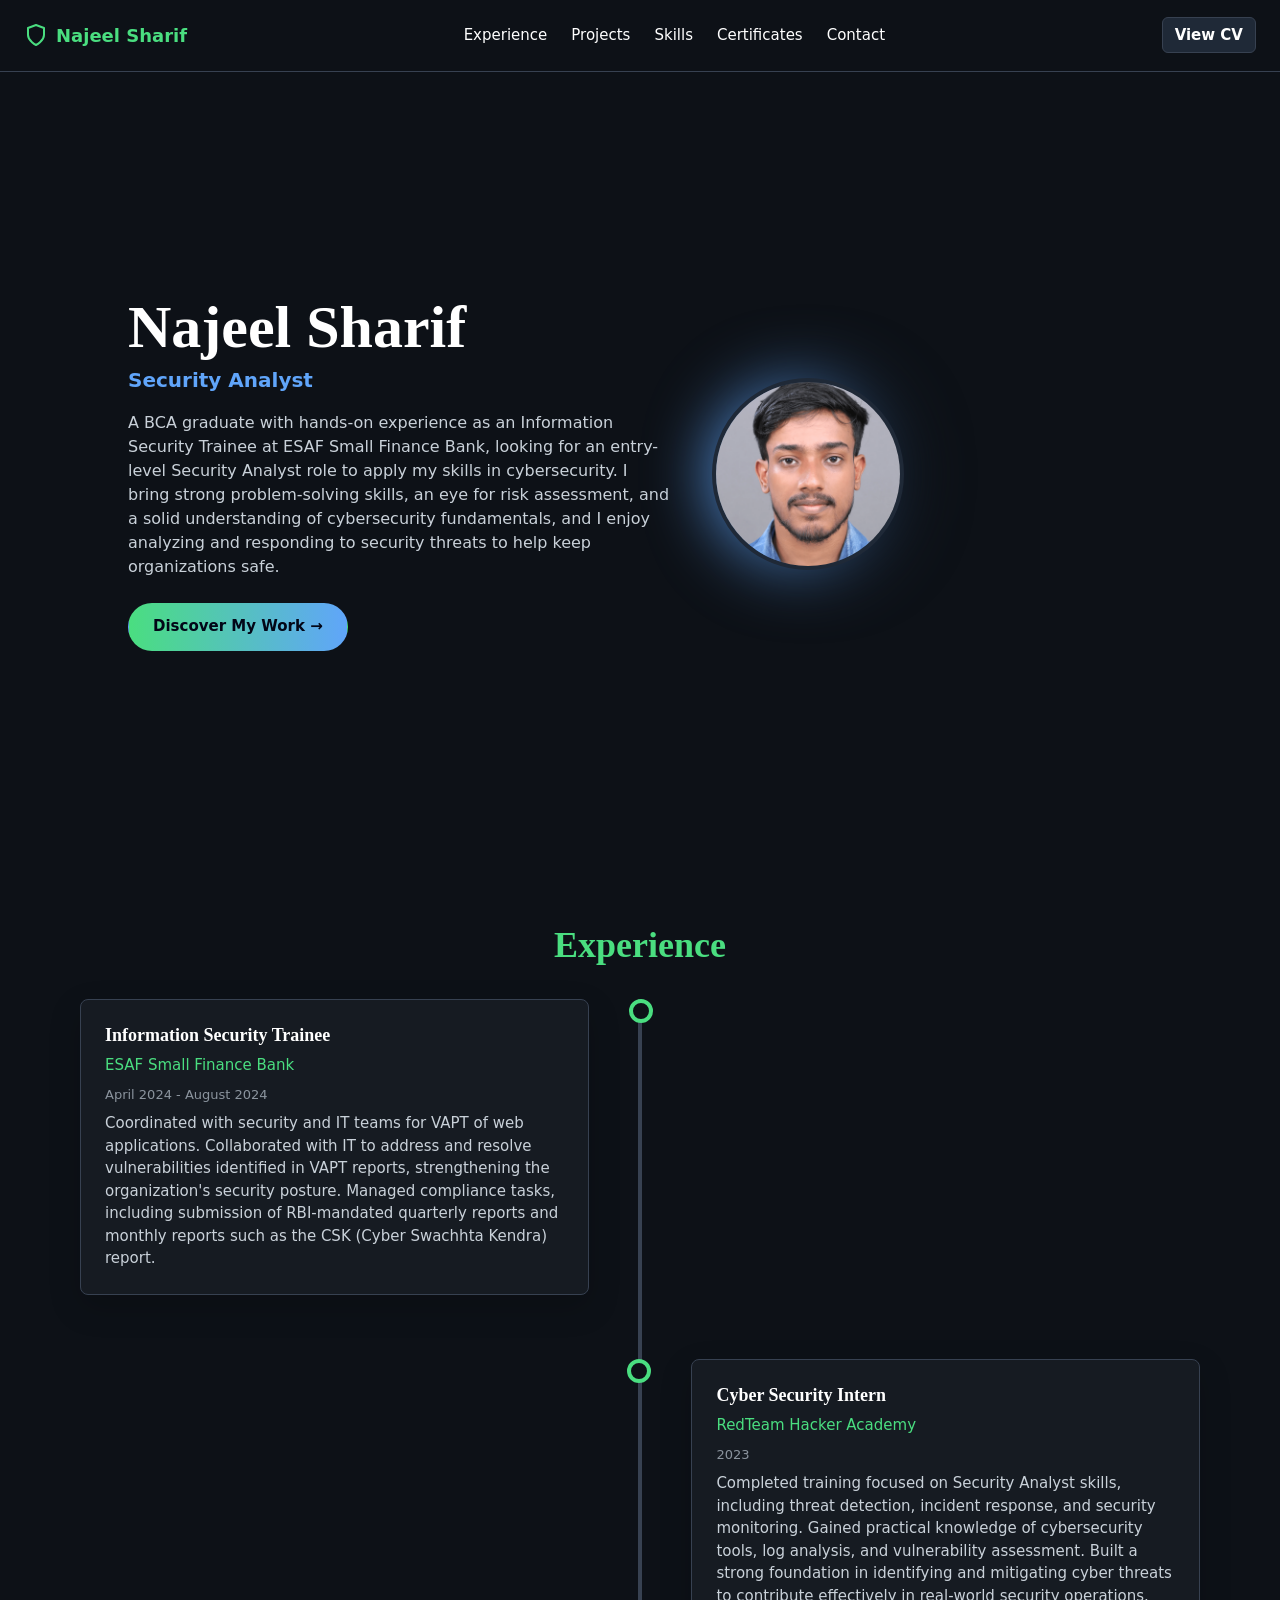
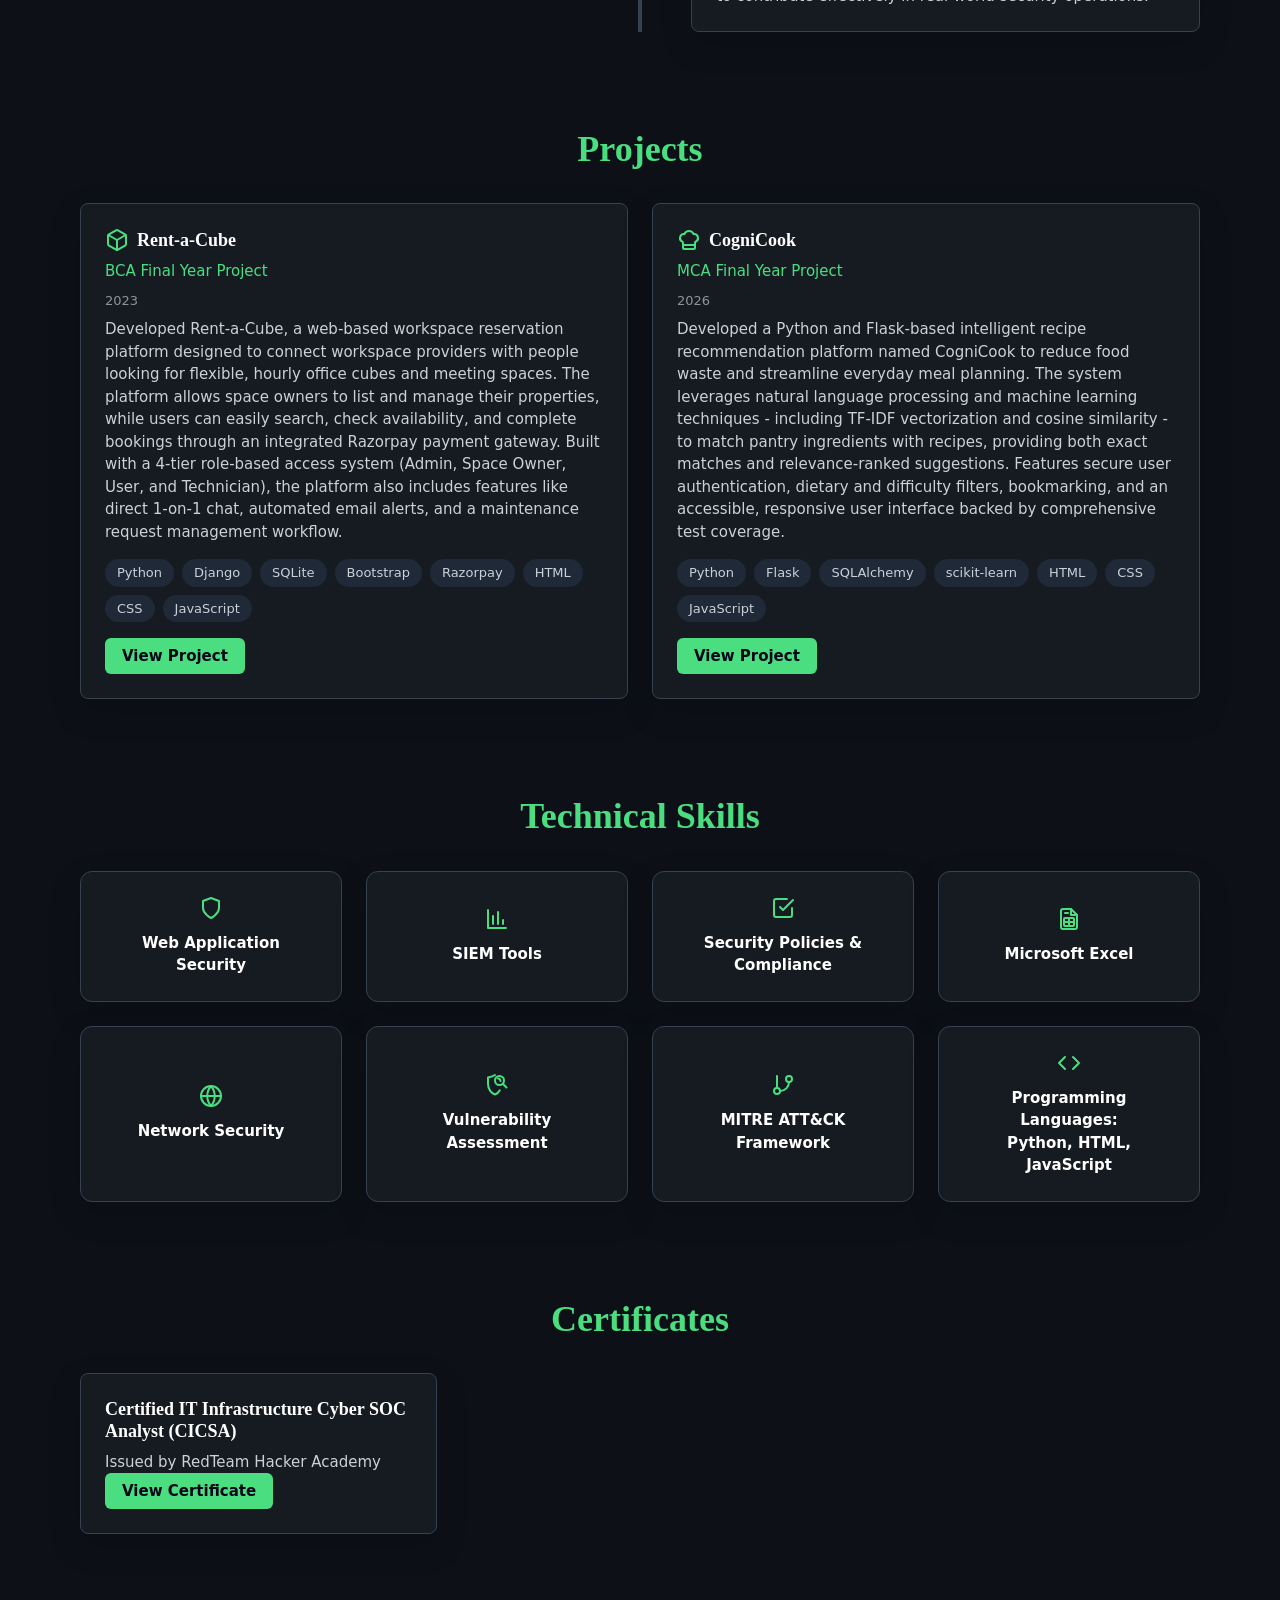
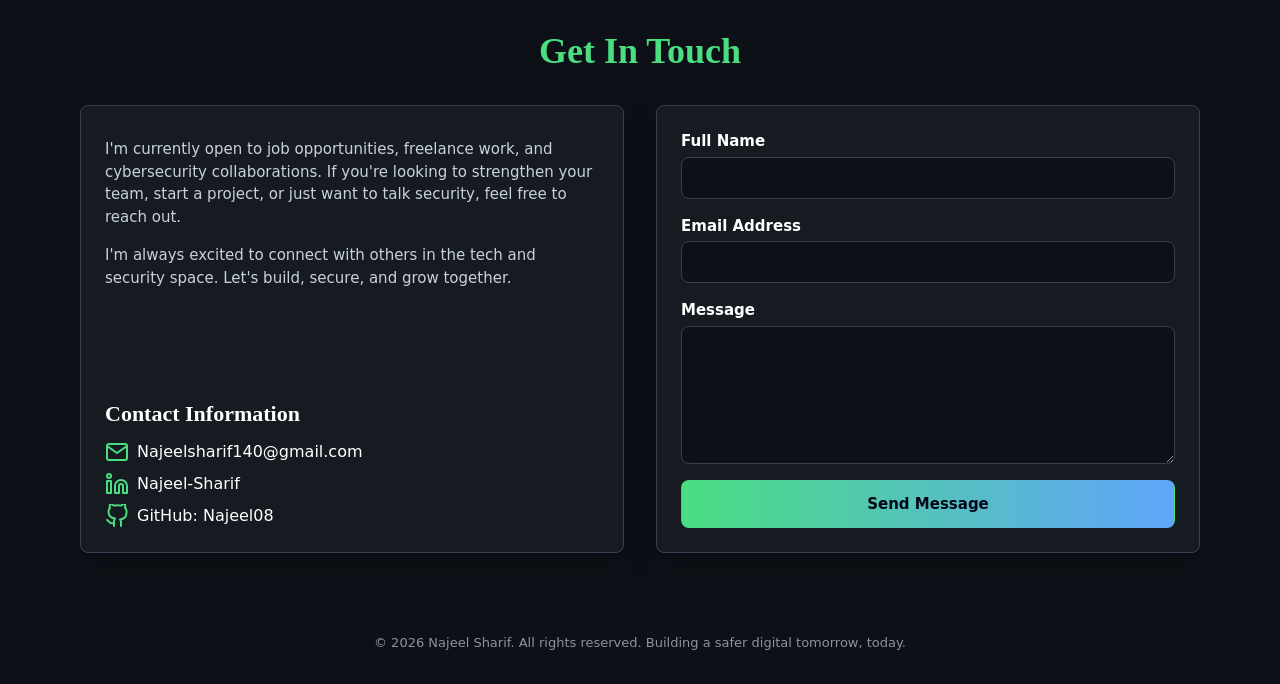
<file: index.html>
<!DOCTYPE html>
<html lang="en">

<head>
  <meta charset="UTF-8">
  <meta name="viewport" content="width=device-width, initial-scale=1.0">
  <meta name="description" content="Portfolio of Najeel Sharif, an entry-level Security Analyst focused on threat detection, incident response, VAPT coordination, and cybersecurity operations.">
  <meta http-equiv="Content-Security-Policy" content="default-src 'self'; script-src 'self'; style-src 'self' https://fonts.googleapis.com; font-src https://fonts.gstatic.com; img-src 'self'; connect-src https://formspree.io; form-action https://formspree.io; base-uri 'self'; object-src 'none'; upgrade-insecure-requests">
  <meta name="referrer" content="strict-origin-when-cross-origin">
  <title>Najeel Sharif | Security Analyst</title>
  <meta name="theme-color" content="#0d1117">
  <meta property="og:title" content="Najeel Sharif | Security Analyst">
  <meta property="og:description" content="Portfolio of Najeel Sharif, an entry-level Security Analyst focused on threat detection, incident response, VAPT coordination, and cybersecurity operations.">
  <meta property="og:type" content="website">
  <meta property="og:url" content="https://najeel08.github.io/my-portfolio/">

  <link rel="preconnect" href="https://fonts.googleapis.com">
  <link rel="preconnect" href="https://fonts.gstatic.com" crossorigin>
  <link href="https://fonts.googleapis.com/css2?family=Inter:wght@400;500;600;700&family=Playfair+Display:wght@600;700;800&display=swap" rel="stylesheet">
  <link rel="stylesheet" href="css/styles.css">
</head>

<body>
  <svg class="svg-sprite" aria-hidden="true" focusable="false">
    <symbol id="icon-shield" viewBox="0 0 24 24">
      <path d="M12 22s8-4 8-10V5l-8-3-8 3v7c0 6 8 10 8 10Z"></path>
    </symbol>
    <symbol id="icon-cube" viewBox="0 0 24 24">
      <path d="M21 16V8a2 2 0 0 0-1-1.73l-7-4a2 2 0 0 0-2 0l-7 4A2 2 0 0 0 3 8v8a2 2 0 0 0 1 1.73l7 4a2 2 0 0 0 2 0l7-4A2 2 0 0 0 21 16Z"></path>
      <path d="m3.3 7 8.7 5 8.7-5"></path>
      <path d="M12 22V12"></path>
    </symbol>
    <symbol id="icon-chart" viewBox="0 0 24 24">
      <path d="M3 3v18h18"></path>
      <path d="M8 17V9"></path>
      <path d="M13 17V5"></path>
      <path d="M18 17v-4"></path>
    </symbol>
    <symbol id="icon-check" viewBox="0 0 24 24">
      <path d="M9 11l3 3L22 4"></path>
      <path d="M21 12v7a2 2 0 0 1-2 2H5a2 2 0 0 1-2-2V5a2 2 0 0 1 2-2h11"></path>
    </symbol>
    <symbol id="icon-sheet" viewBox="0 0 24 24">
      <path d="M14 2H6a2 2 0 0 0-2 2v16a2 2 0 0 0 2 2h12a2 2 0 0 0 2-2V8Z"></path>
      <path d="M14 2v6h6"></path>
      <path d="M8 6h3"></path>
      <rect x="7" y="11" width="10" height="8" rx="1"></rect>
      <path d="M7 15h10"></path>
      <path d="M12 11v8"></path>
    </symbol>
    <symbol id="icon-globe" viewBox="0 0 24 24">
      <circle cx="12" cy="12" r="10"></circle>
      <path d="M2 12h20"></path>
      <path d="M12 2a15.3 15.3 0 0 1 0 20"></path>
      <path d="M12 2a15.3 15.3 0 0 0 0 20"></path>
    </symbol>
    <symbol id="icon-shield-search" viewBox="0 0 24 24">
      <path d="M10 2C8 3.5 5.5 4 3 4.5V11c0 5.2 3.5 9.5 7 10.5 1.8-.5 3.6-2 4.8-4.2"></path>
      <circle cx="14.5" cy="7.5" r="4.5"></circle>
      <path d="m17.8 10.8 3.7 3.7"></path>
      <path d="M13 5.5a2.5 2.5 0 0 1 2.5 2.5"></path>
    </symbol>
    <symbol id="icon-branch" viewBox="0 0 24 24">
      <path d="M6 3v12"></path>
      <circle cx="18" cy="6" r="3"></circle>
      <circle cx="6" cy="18" r="3"></circle>
      <path d="M18 9a9 9 0 0 1-9 9"></path>
    </symbol>
    <symbol id="icon-chef-hat" viewBox="0 0 24 24">
      <path d="M17 21a1 1 0 0 0 1-1v-5.35c0-.457.316-.844.727-1.041a4 4 0 0 0-2.134-7.589 5 5 0 0 0-9.186 0 4 4 0 0 0-2.134 7.588c.411.198.727.585.727 1.041V20a1 1 0 0 0 1 1Z"></path>
      <path d="M6 17h12"></path>
    </symbol>
    <symbol id="icon-code" viewBox="0 0 24 24">
      <path d="m16 18 6-6-6-6"></path>
      <path d="m8 6-6 6 6 6"></path>
    </symbol>
    <symbol id="icon-mail" viewBox="0 0 24 24">
      <path d="M4 4h16a2 2 0 0 1 2 2v12a2 2 0 0 1-2 2H4a2 2 0 0 1-2-2V6a2 2 0 0 1 2-2Z"></path>
      <path d="m22 6-10 7L2 6"></path>
    </symbol>
    <symbol id="icon-linkedin" viewBox="0 0 24 24">
      <path d="M16 8a6 6 0 0 1 6 6v7h-4v-7a2 2 0 0 0-4 0v7h-4v-7a6 6 0 0 1 6-6Z"></path>
      <path d="M2 9h4v12H2z"></path>
      <circle cx="4" cy="4" r="2"></circle>
    </symbol>
    <symbol id="icon-github" viewBox="0 0 24 24">
      <path d="M9 19c-5 1.5-5-2.5-7-3m14 6v-3.9a3.4 3.4 0 0 0-1-2.6c3.2-.4 6.5-1.6 6.5-7A5.4 5.4 0 0 0 20 3.8 5 5 0 0 0 19.9.1S18.7-.3 16 1.6a13.4 13.4 0 0 0-7 0C6.3-.3 5.1.1 5.1.1A5 5 0 0 0 5 3.8a5.4 5.4 0 0 0-1.5 3.7c0 5.4 3.3 6.6 6.5 7a3.4 3.4 0 0 0-1 2.6V22"></path>
    </symbol>
  </svg>

  <header class="site-header">
    <a class="brand" href="#main-content" aria-label="Najeel Sharif portfolio home">
      <svg class="icon" aria-hidden="true"><use href="#icon-shield"></use></svg>
      <span>Najeel Sharif</span>
    </a>

    <nav class="site-nav" aria-label="Primary navigation">
      <a href="#experience">Experience</a>
      <a href="#projects">Projects</a>
      <a href="#skills">Skills</a>
      <a href="#certificates">Certificates</a>
      <a href="#contact">Contact</a>
    </nav>

    <a class="button button-muted" href="docs/Najeel%20Sharif%20CV%20Security%20Analyst.pdf" target="_blank" rel="noopener noreferrer">View CV</a>
  </header>

  <main id="main-content">
    <section class="hero" aria-labelledby="hero-title">
      <div class="hero-inner">
        <div class="hero-copy">
          <h1 id="hero-title">Najeel Sharif</h1>
          <p class="hero-role">Security Analyst</p>
          <p>
            A BCA graduate with hands-on experience as an Information Security Trainee at ESAF Small Finance Bank,
            looking for an entry-level Security Analyst role to apply my skills in cybersecurity.
            I bring strong problem-solving skills, an eye for risk assessment, and a solid understanding of cybersecurity fundamentals, and I enjoy analyzing and responding to security threats to help keep organizations safe.
          </p>
          <a class="button button-primary" href="#projects">Discover My Work &rarr;</a>
        </div>

        <div class="profile-visual">
          <div class="profile-glow" aria-hidden="true"></div>
          <img class="profile-image" src="images/profile1.png" alt="Najeel Sharif" width="192" height="192" decoding="async">
        </div>
      </div>
    </section>

    <section id="experience" class="section" aria-labelledby="experience-title">
      <h2 id="experience-title">Experience</h2>

      <div class="timeline">
        <div class="timeline-line" aria-hidden="true"></div>

        <article class="timeline-item">
          <div class="timeline-panel">
            <div class="card experience-card">
              <h3>Information Security Trainee</h3>
              <p class="accent-text">ESAF Small Finance Bank</p>
              <p class="meta-text">April 2024 - August 2024</p>
              <p>
                Coordinated with security and IT teams for VAPT of web applications.
                Collaborated with IT to address and resolve vulnerabilities identified in VAPT reports, strengthening the organization's security posture.
                Managed compliance tasks, including submission of RBI-mandated quarterly reports and monthly reports such as the CSK (Cyber Swachhta Kendra) report.
              </p>
            </div>
          </div>
          <div class="timeline-dot" aria-hidden="true"></div>
          <div class="timeline-spacer" aria-hidden="true"></div>
        </article>

        <article class="timeline-item">
          <div class="timeline-spacer" aria-hidden="true"></div>
          <div class="timeline-dot" aria-hidden="true"></div>
          <div class="timeline-panel">
            <div class="card experience-card">
              <h3>Cyber Security Intern</h3>
              <p class="accent-text">RedTeam Hacker Academy</p>
              <p class="meta-text">2023</p>
              <p>
                Completed training focused on Security Analyst skills, including threat detection, incident response, and security monitoring.
                Gained practical knowledge of cybersecurity tools, log analysis, and vulnerability assessment.
                Built a strong foundation in identifying and mitigating cyber threats to contribute effectively in real-world security operations.
              </p>
            </div>
          </div>
        </article>
      </div>
    </section>

    <section id="projects" class="section" aria-labelledby="projects-title">
      <h2 id="projects-title">Projects</h2>

      <div class="project-grid">
        <article class="card project-card">
          <div class="card-heading">
            <svg class="icon" aria-hidden="true"><use href="#icon-cube"></use></svg>
            <h3>Rent-a-Cube</h3>
          </div>
          <p class="accent-text">BCA Final Year Project</p>
          <p class="meta-text">2023</p>
          <p>
            Developed Rent-a-Cube, a web-based workspace reservation platform designed to connect workspace providers with people looking for flexible, hourly office cubes and meeting spaces.
            The platform allows space owners to list and manage their properties, while users can easily search, check availability, and complete bookings through an integrated Razorpay payment gateway.
            Built with a 4-tier role-based access system (Admin, Space Owner, User, and Technician), the platform also includes features like direct 1-on-1 chat, automated email alerts, and a maintenance request management workflow.
          </p>
          <ul class="tag-list" aria-label="Technologies used">
            <li>Python</li>
            <li>Django</li>
            <li>SQLite</li>
            <li>Bootstrap</li>
            <li>Razorpay</li>
            <li>HTML</li>
            <li>CSS</li>
            <li>JavaScript</li>
          </ul>
          <a class="button button-solid" href="https://github.com/Najeel08/Rent-a-Cube?tab=readme-ov-file#rent-a-cube" target="_blank" rel="noopener noreferrer">View Project</a>
        </article>

        <article class="card project-card">
          <div class="card-heading">
            <svg class="icon" aria-hidden="true"><use href="#icon-chef-hat"></use></svg>
            <h3>CogniCook</h3>
          </div>
          <p class="accent-text">MCA Final Year Project</p>
          <p class="meta-text">2026</p>
          <p>
            Developed a Python and Flask-based intelligent recipe recommendation platform named CogniCook to reduce food waste and streamline everyday meal planning.
            The system leverages natural language processing and machine learning techniques - including TF-IDF vectorization and cosine similarity - to match pantry ingredients with recipes, providing both exact matches and relevance-ranked suggestions.
            Features secure user authentication, dietary and difficulty filters, bookmarking, and an accessible, responsive user interface backed by comprehensive test coverage.
          </p>
          <ul class="tag-list" aria-label="Technologies used">
            <li>Python</li>
            <li>Flask</li>
            <li>SQLAlchemy</li>
            <li>scikit-learn</li>
            <li>HTML</li>
            <li>CSS</li>
            <li>JavaScript</li>
          </ul>
          <a class="button button-solid" href="https://cogni-cook.onrender.com" target="_blank" rel="noopener noreferrer">View Project</a>
        </article>
      </div>
    </section>

    <section id="skills" class="section" aria-labelledby="skills-title">
      <h2 id="skills-title">Technical Skills</h2>

      <div class="skills-grid">
        <article class="skill-card" aria-label="Web Application Security">
          <svg class="icon" aria-hidden="true"><use href="#icon-shield"></use></svg>
          <p>Web Application Security</p>
        </article>

        <article class="skill-card" aria-label="SIEM Tools">
          <svg class="icon" aria-hidden="true"><use href="#icon-chart"></use></svg>
          <p>SIEM Tools</p>
        </article>

        <article class="skill-card" aria-label="Security Policies and Compliance">
          <svg class="icon" aria-hidden="true"><use href="#icon-check"></use></svg>
          <p>Security Policies &amp; Compliance</p>
        </article>

        <article class="skill-card" aria-label="Microsoft Excel">
          <svg class="icon" aria-hidden="true"><use href="#icon-sheet"></use></svg>
          <p>Microsoft Excel</p>
        </article>

        <article class="skill-card" aria-label="Network Security">
          <svg class="icon" aria-hidden="true"><use href="#icon-globe"></use></svg>
          <p>Network Security</p>
        </article>

        <article class="skill-card" aria-label="Vulnerability Assessment">
          <svg class="icon" aria-hidden="true"><use href="#icon-shield-search"></use></svg>
          <p>Vulnerability Assessment</p>
        </article>

        <article class="skill-card" aria-label="MITRE ATT&amp;CK Framework">
          <svg class="icon" aria-hidden="true"><use href="#icon-branch"></use></svg>
          <p>MITRE ATT&amp;CK Framework</p>
        </article>

        <article class="skill-card" aria-label="Programming Languages">
          <svg class="icon" aria-hidden="true"><use href="#icon-code"></use></svg>
          <p>Programming Languages:<br>Python, HTML, JavaScript</p>
        </article>
      </div>
    </section>

    <section id="certificates" class="section" aria-labelledby="certificates-title">
      <h2 id="certificates-title">Certificates</h2>

      <div class="certificate-grid">
        <article class="card certificate-card">
          <h3>Certified IT Infrastructure Cyber SOC Analyst (CICSA)</h3>
          <p>Issued by RedTeam Hacker Academy</p>
          <a class="button button-solid" href="docs/RedTeam-CICSA-Certificate.pdf" target="_blank" rel="noopener noreferrer">View Certificate</a>
        </article>
      </div>
    </section>

    <section id="contact" class="section" aria-labelledby="contact-title">
      <h2 id="contact-title">Get In Touch</h2>

      <div class="contact-grid">
        <div class="card contact-card">
          <p>
            I'm currently open to job opportunities, freelance work, and cybersecurity collaborations. If you're looking to strengthen your team, start a project, or just want to talk security, feel free to reach out.
          </p>
          <p>
            I'm always excited to connect with others in the tech and security space.
            Let's build, secure, and grow together.
          </p>

          <h3>Contact Information</h3>
          <ul class="contact-list">
            <li>
              <svg class="icon" aria-hidden="true"><use href="#icon-mail"></use></svg>
              <span>Najeelsharif140@gmail.com</span>
            </li>
            <li>
              <svg class="icon" aria-hidden="true"><use href="#icon-linkedin"></use></svg>
              <a href="https://www.linkedin.com/in/najeel-sharif" target="_blank" rel="noopener noreferrer">Najeel-Sharif</a>
            </li>
            <li>
              <svg class="icon" aria-hidden="true"><use href="#icon-github"></use></svg>
              <a href="https://github.com/Najeel08" target="_blank" rel="noopener noreferrer">GitHub: Najeel08</a>
            </li>
          </ul>
        </div>

        <div class="card form-card">
          <div id="form-errors" class="form-error hidden" role="alert" aria-live="polite"></div>

          <form id="contact-form" action="https://formspree.io/f/xldnegbj" method="POST" novalidate>
            <input type="text" name="_gotcha" class="hidden" tabindex="-1" autocomplete="off">

            <div class="form-group">
              <label for="name">Full Name</label>
              <input type="text" id="name" name="name" required autocomplete="name">
            </div>

            <div class="form-group">
              <label for="email">Email Address</label>
              <input type="email" id="email" name="email" required autocomplete="email">
            </div>

            <div class="form-group">
              <label for="message">Message</label>
              <textarea id="message" name="message" rows="5" required></textarea>
            </div>

            <button class="button button-primary button-full" type="submit">Send Message</button>
          </form>
        </div>
      </div>
    </section>

  </main>

  <div id="success-modal" class="modal hidden" role="dialog" aria-modal="true" aria-labelledby="modal-title" aria-hidden="true">
    <div class="modal-panel">
      <h3 id="modal-title">Message Sent!</h3>
      <p>Thank you for reaching out. I'll get back to you soon.</p>
      <button class="button button-solid" type="button" aria-label="Close message sent dialog">Close</button>
    </div>
  </div>

  <footer class="site-footer">
    <p>&copy; 2026 Najeel Sharif. All rights reserved. Building a safer digital tomorrow, today.</p>
  </footer>

  <script src="js/main.js" defer></script>
</body>

</html>
</file>
<file: css/styles.css>
/* Hallmark - macrostructure: static portfolio - tone: technical/dark - anchor hue: green */
:root {
  --font-body: "Inter", system-ui, -apple-system, BlinkMacSystemFont, "Segoe UI", sans-serif;
  --font-heading: "Playfair Display", Georgia, "Times New Roman", serif;
  --color-page: #0d1117;
  --color-panel: #161b22;
  --color-panel-strong: #1f2937;
  --color-ink: #ffffff;
  --color-muted: #c9d1d9;
  --color-subtle: #8b949e;
  --color-rule: #374151;
  --color-accent: #4ade80;
  --color-accent-strong: #22c55e;
  --color-blue: #60a5fa;
  --color-button-ink: #020617;
  --color-error: #f87171;
  --color-backdrop: rgb(0 0 0 / 60%);
  --shadow-card: 0 12px 32px rgb(0 0 0 / 18%);
  --shadow-glow: 0 0 15px rgb(34 197 94 / 60%);
  --radius-sm: 0.375rem;
  --radius-md: 0.5rem;
  --radius-lg: 0.75rem;
  --radius-pill: 999px;
  --space-1: 0.25rem;
  --space-2: 0.5rem;
  --space-3: 0.75rem;
  --space-4: 1rem;
  --space-5: 1.25rem;
  --space-6: 1.5rem;
  --space-8: 2rem;
  --space-10: 2.5rem;
  --space-12: 3rem;
  --space-16: 4rem;
  --space-20: 5rem;
  --dur-fast: 150ms;
  --dur-base: 220ms;
  --ease-out: cubic-bezier(0.16, 1, 0.3, 1);
}

* {
  box-sizing: border-box;
}

html,
body {
  overflow-x: clip;
}

html {
  scroll-behavior: smooth;
}

body {
  margin: 0;
  background: var(--color-page);
  color: var(--color-ink);
  font-family: var(--font-body);
  line-height: 1.5;
}

img,
svg {
  display: block;
}

img {
  max-width: 100%;
  height: auto;
}

a {
  color: inherit;
  text-decoration: none;
}

a:hover {
  text-decoration: underline;
  text-underline-offset: 0.2em;
}

a:focus-visible,
button:focus-visible,
input:focus-visible,
textarea:focus-visible {
  outline: 3px solid var(--color-accent);
  outline-offset: 3px;
}

.hidden:not(.modal) {
  display: none !important;
}

.svg-sprite {
  display: none !important;
}

.icon {
  width: 1.5rem;
  height: 1.5rem;
  flex: 0 0 auto;
  color: var(--color-accent);
  fill: none;
  stroke: currentColor;
  stroke-linecap: round;
  stroke-linejoin: round;
  stroke-width: 2;
}

.site-header {
  position: sticky;
  top: 0;
  z-index: 40;
  display: flex;
  flex-wrap: wrap;
  align-items: center;
  justify-content: space-between;
  gap: var(--space-4);
  padding: var(--space-4) var(--space-6);
  background: var(--color-page);
  border-bottom: 1px solid var(--color-rule);
}

.brand {
  display: inline-flex;
  align-items: center;
  gap: var(--space-2);
  color: var(--color-accent);
  font-size: 1.125rem;
  font-weight: 700;
}

.brand:hover {
  text-decoration: none;
}

.site-nav {
  order: 3;
  display: flex;
  width: 100%;
  flex-wrap: wrap;
  justify-content: center;
  gap: var(--space-4);
  color: var(--color-ink);
  font-size: 0.9375rem;
}

.site-nav a:hover {
  color: var(--color-accent);
  text-decoration: none;
}

.site-nav a {
  padding: var(--space-2) var(--space-1);
}

.button {
  display: inline-flex;
  min-height: 2.25rem;
  align-items: center;
  justify-content: center;
  border: 1px solid transparent;
  border-radius: var(--radius-sm);
  font: inherit;
  font-size: 0.9375rem;
  font-weight: 700;
  line-height: 1.1;
  white-space: nowrap;
  cursor: pointer;
  transition:
    transform var(--dur-base) var(--ease-out),
    background-color var(--dur-base) var(--ease-out),
    border-color var(--dur-base) var(--ease-out),
    color var(--dur-base) var(--ease-out),
    opacity var(--dur-base) var(--ease-out);
}

.button:hover {
  text-decoration: none;
  transform: translateY(-1px);
}

.button:active {
  transform: translateY(0);
}

.button:disabled {
  cursor: not-allowed;
  opacity: 0.6;
  transform: none;
}

.button-muted {
  padding: var(--space-2) var(--space-3);
  color: var(--color-ink);
  background: var(--color-panel-strong);
  border-color: var(--color-rule);
}

.button-muted:hover {
  color: var(--color-button-ink);
  background: var(--color-accent);
  border-color: var(--color-accent);
}

.button-primary {
  min-height: 3rem;
  padding: var(--space-3) var(--space-6);
  color: var(--color-button-ink);
  border-radius: var(--radius-pill);
  background: linear-gradient(90deg, var(--color-accent), var(--color-blue));
}

.button-solid {
  padding: var(--space-2) var(--space-4);
  color: var(--color-button-ink);
  background: var(--color-accent);
}

.button-solid:hover {
  background: var(--color-accent-strong);
}

.button-full {
  width: 100%;
  border-radius: var(--radius-md);
}

.hero {
  display: flex;
  min-height: calc(100vh - 96px);
  align-items: center;
  justify-content: center;
  padding: var(--space-16) var(--space-6);
}

.hero-inner {
  display: flex;
  width: min(100%, 64rem);
  flex-direction: column;
  align-items: center;
  gap: var(--space-10);
}

.hero-copy {
  max-width: 34rem;
  text-align: center;
}

.hero h1 {
  margin: 0 0 var(--space-2);
  font-family: var(--font-heading);
  font-size: clamp(2.75rem, 12vw, 3.75rem);
  font-weight: 800;
  line-height: 1;
  overflow-wrap: anywhere;
}

.hero-role {
  margin: 0 0 var(--space-4);
  color: var(--color-blue);
  font-size: 1.25rem;
  font-weight: 600;
}

.hero-copy p:not(.hero-role) {
  margin: 0 0 var(--space-6);
  color: var(--color-muted);
}

.profile-visual {
  position: relative;
  width: 12rem;
  height: 12rem;
  flex: 0 0 auto;
}

.profile-glow {
  position: absolute;
  inset: 0;
  border-radius: 50%;
  background: linear-gradient(90deg, var(--color-blue), var(--color-page));
  filter: blur(2rem);
  animation: pulse 2s var(--ease-out) infinite;
}

.profile-image {
  position: relative;
  width: 12rem;
  height: 12rem;
  border: 4px solid var(--color-panel-strong);
  border-radius: 50%;
  object-fit: cover;
}

.section {
  padding: var(--space-12) var(--space-4);
  background: var(--color-page);
  scroll-margin-top: 5rem;
}

.section h2 {
  margin: 0 0 var(--space-8);
  color: var(--color-accent);
  font-family: var(--font-heading);
  font-size: clamp(1.5rem, 6vw, 2.25rem);
  font-weight: 800;
  line-height: 1.2;
  text-align: center;
}


.timeline,
.project-grid,
.skills-grid,
.certificate-grid,
.contact-grid {
  width: min(100%, 72rem);
  margin-inline: auto;
}

.timeline {
  position: relative;
  padding-left: 2rem;
}

.timeline-line,
.timeline-dot,
.timeline-line {
  position: absolute;
  top: 0.5rem;
  bottom: 0.5rem;
  left: 0.5rem;
  display: block;
  width: 0.25rem;
  background: var(--color-rule);
}

.timeline-dot {
  position: absolute;
  top: 1.5rem;
  left: -1.875rem;
  display: block;
  width: 1rem;
  height: 1rem;
  border: 3px solid var(--color-accent);
  border-radius: 50%;
  background: var(--color-page);
  z-index: 2;
}

.timeline-spacer {
  display: none;
}

.timeline-item {
  position: relative;
  z-index: 1;
  display: flex;
  flex-direction: column;
  align-items: center;
  margin-bottom: var(--space-16);
  margin-bottom: var(--space-8);
}

.timeline-item:last-child {
  margin-bottom: 0;
}

.timeline-panel {
  width: 100%;
}

.card,
.skill-card {
  background: var(--color-panel);
  border: 1px solid var(--color-rule);
  box-shadow: var(--shadow-card);
}

.card {
  padding: var(--space-6);
  border-radius: var(--radius-md);
}

.card h3,
.skill-card p {
  margin: 0;
}

.card h3 {
  color: var(--color-ink);
  font-family: var(--font-heading);
  font-size: 1.125rem;
  line-height: 1.25;
}

.card p {
  margin: var(--space-2) 0 0;
  color: var(--color-muted);
  font-size: 0.9375rem;
}

.accent-text {
  color: var(--color-accent) !important;
}

.meta-text {
  color: var(--color-subtle) !important;
  font-size: 0.8125rem !important;
}

.experience-card,
.certificate-card,
.project-card,
.skill-card {
  transition: box-shadow var(--dur-base) var(--ease-out);
}

.experience-card:hover,
.certificate-card:hover {
  box-shadow: var(--shadow-glow);
}

.project-card:hover,
.skill-card:hover {
  box-shadow: 0 0 20px 4px rgb(34 197 94 / 30%);
}

.card-heading {
  display: flex;
  align-items: center;
  gap: var(--space-2);
  margin-bottom: var(--space-2);
}

.project-grid,
.certificate-grid {
  display: grid;
  grid-template-columns: minmax(0, 1fr);
  gap: var(--space-6);
}

.tag-list {
  display: flex;
  flex-wrap: wrap;
  gap: var(--space-2);
  padding: 0;
  margin: var(--space-4) 0;
  list-style: none;
}

.tag-list li {
  padding: var(--space-1) var(--space-3);
  color: var(--color-muted);
  background: var(--color-panel-strong);
  border-radius: var(--radius-pill);
  font-size: 0.8125rem;
}

.skills-grid {
  display: grid;
  grid-template-columns: repeat(2, minmax(0, 1fr));
  gap: var(--space-6);
  text-align: center;
}

.skill-card {
  display: flex;
  min-height: 8rem;
  flex-direction: column;
  align-items: center;
  justify-content: center;
  gap: var(--space-3);
  padding: var(--space-6);
  border-radius: var(--radius-lg);
}

.skill-card p {
  font-size: 0.9375rem;
  font-weight: 600;
}

.contact-grid {
  display: grid;
  grid-template-columns: minmax(0, 1fr);
  gap: var(--space-8);
}

.contact-card {
  display: flex;
  flex-direction: column;
  height: 100%;
}

.contact-card p {
  margin-bottom: var(--space-2);
}

.card.contact-card h3 {
  margin-top: auto;
  padding-top: var(--space-4);
  margin-bottom: var(--space-3);
  font-size: 1.375rem;
}

.contact-list {
  display: grid;
  gap: var(--space-2);
  padding: 0;
  margin: 0;
  list-style: none;
}

.contact-list li {
  display: flex;
  align-items: center;
  gap: var(--space-2);
  color: var(--color-ink);
  font-size: 1rem;
}

.form-card form {
  display: grid;
  gap: var(--space-4);
}

.form-error {
  margin-bottom: var(--space-4);
  color: var(--color-error);
  font-size: 0.9375rem;
}

.form-group {
  display: grid;
  gap: var(--space-1);
}

.form-group label {
  font-size: 0.9375rem;
  font-weight: 600;
}

.form-group input,
.form-group textarea {
  width: 100%;
  border: 1px solid var(--color-rule);
  border-radius: var(--radius-md);
  padding: var(--space-2) var(--space-4);
  background: var(--color-page);
  color: var(--color-ink);
  font: inherit;
}

.form-group input:focus-visible,
.form-group textarea:focus-visible {
  border-color: var(--color-accent);
  outline: 3px solid var(--color-accent);
  outline-offset: 1px;
}

.form-group textarea {
  resize: vertical;
}

.modal {
  position: fixed;
  inset: 0;
  z-index: 50;
  display: flex;
  align-items: center;
  justify-content: center;
  padding: var(--space-4);
  background: var(--color-backdrop);
  opacity: 1;
  visibility: visible;
  transition:
    opacity var(--dur-base) var(--ease-out),
    visibility var(--dur-base) var(--ease-out);
}

.modal.hidden {
  opacity: 0;
  visibility: hidden;
  pointer-events: none;
}

.modal-panel {
  width: min(100%, 24rem);
  padding: var(--space-6);
  border: 1px solid var(--color-accent);
  border-radius: var(--radius-md);
  background: var(--color-panel);
  text-align: center;
}

.modal-panel h3 {
  margin: 0 0 var(--space-2);
  color: var(--color-accent);
}

.modal-panel p {
  margin: 0 0 var(--space-4);
  color: var(--color-muted);
  font-size: 0.9375rem;
}

.site-footer {
  padding: var(--space-8) var(--space-6);
  color: var(--color-subtle);
  font-size: 0.8125rem;
  text-align: center;
}

.site-footer p {
  margin: 0;
}

@keyframes pulse {
  0%,
  100% {
    opacity: 0.72;
    transform: scale(1);
  }

  50% {
    opacity: 0.46;
    transform: scale(1.04);
  }
}

@media (max-width: 399px) {
  .site-header {
    padding: var(--space-3) var(--space-4);
    gap: var(--space-2);
  }

  .site-nav {
    gap: var(--space-3);
    font-size: 0.8125rem;
  }

  .hero {
    padding: var(--space-8) var(--space-4);
  }

  .section {
    padding: var(--space-8) var(--space-3);
  }

  .card {
    padding: var(--space-4);
  }

  .skill-card {
    min-height: 6rem;
    padding: var(--space-4);
  }

  .skills-grid {
    grid-template-columns: repeat(2, minmax(0, 1fr));
    gap: var(--space-3);
  }

  .contact-list li {
    word-break: break-word;
  }

  .timeline {
    padding-left: 1.5rem;
  }

  .timeline-line {
    left: 0.375rem;
  }

  .timeline-dot {
    top: 1.25rem;
    left: -1.375rem;
    width: 0.875rem;
    height: 0.875rem;
    border-width: 2.5px;
  }
}

@media (min-width: 640px) {
  .site-nav {
    order: initial;
    width: auto;
  }

  .skills-grid {
    grid-template-columns: repeat(3, minmax(0, 1fr));
  }
}

@media (min-width: 768px) {
  .hero-inner {
    flex-direction: row;
  }

  .hero-copy {
    text-align: left;
  }

  .section {
    padding-inline: var(--space-20);
  }

  .timeline {
    padding-left: 0;
  }

  .timeline-line {
    position: absolute;
    top: 0;
    bottom: auto;
    left: 50%;
    display: block;
    width: 0.25rem;
    height: 100%;
    background: var(--color-rule);
    transform: translateX(-50%);
  }

  .timeline-item {
    flex-direction: row;
    align-items: flex-start;
    margin-bottom: var(--space-16);
  }

  .timeline-panel,
  .timeline-spacer {
    display: block;
    width: 50%;
  }

  .timeline-item:nth-of-type(odd) .timeline-panel {
    padding-right: var(--space-6);
    padding-left: 0;
  }

  .timeline-item:nth-of-type(even) .timeline-panel {
    padding-left: var(--space-6);
    padding-right: 0;
  }

  .timeline-dot {
    position: static;
    display: block;
    width: 1.5rem;
    height: 1.5rem;
    flex: 0 0 1.5rem;
    margin-inline: var(--space-4);
    border: 4px solid var(--color-accent);
    border-radius: 50%;
    background: var(--color-page);
  }

  .project-grid {
    grid-template-columns: repeat(2, minmax(0, 1fr));
  }

  .contact-grid {
    grid-template-columns: repeat(2, minmax(0, 1fr));
  }
}

@media (min-width: 1024px) {
  .certificate-grid {
    grid-template-columns: repeat(3, minmax(0, 1fr));
  }

  .skills-grid {
    grid-template-columns: repeat(4, minmax(0, 1fr));
  }
}

@media (max-width: 767px) {
  .section {
    scroll-margin-top: 11rem;
  }
}

@media (prefers-reduced-motion: reduce) {
  *,
  *::before,
  *::after {
    animation-duration: 0.01ms !important;
    animation-iteration-count: 1 !important;
    scroll-behavior: auto !important;
    transition-duration: 0.01ms !important;
  }
}
</file>
